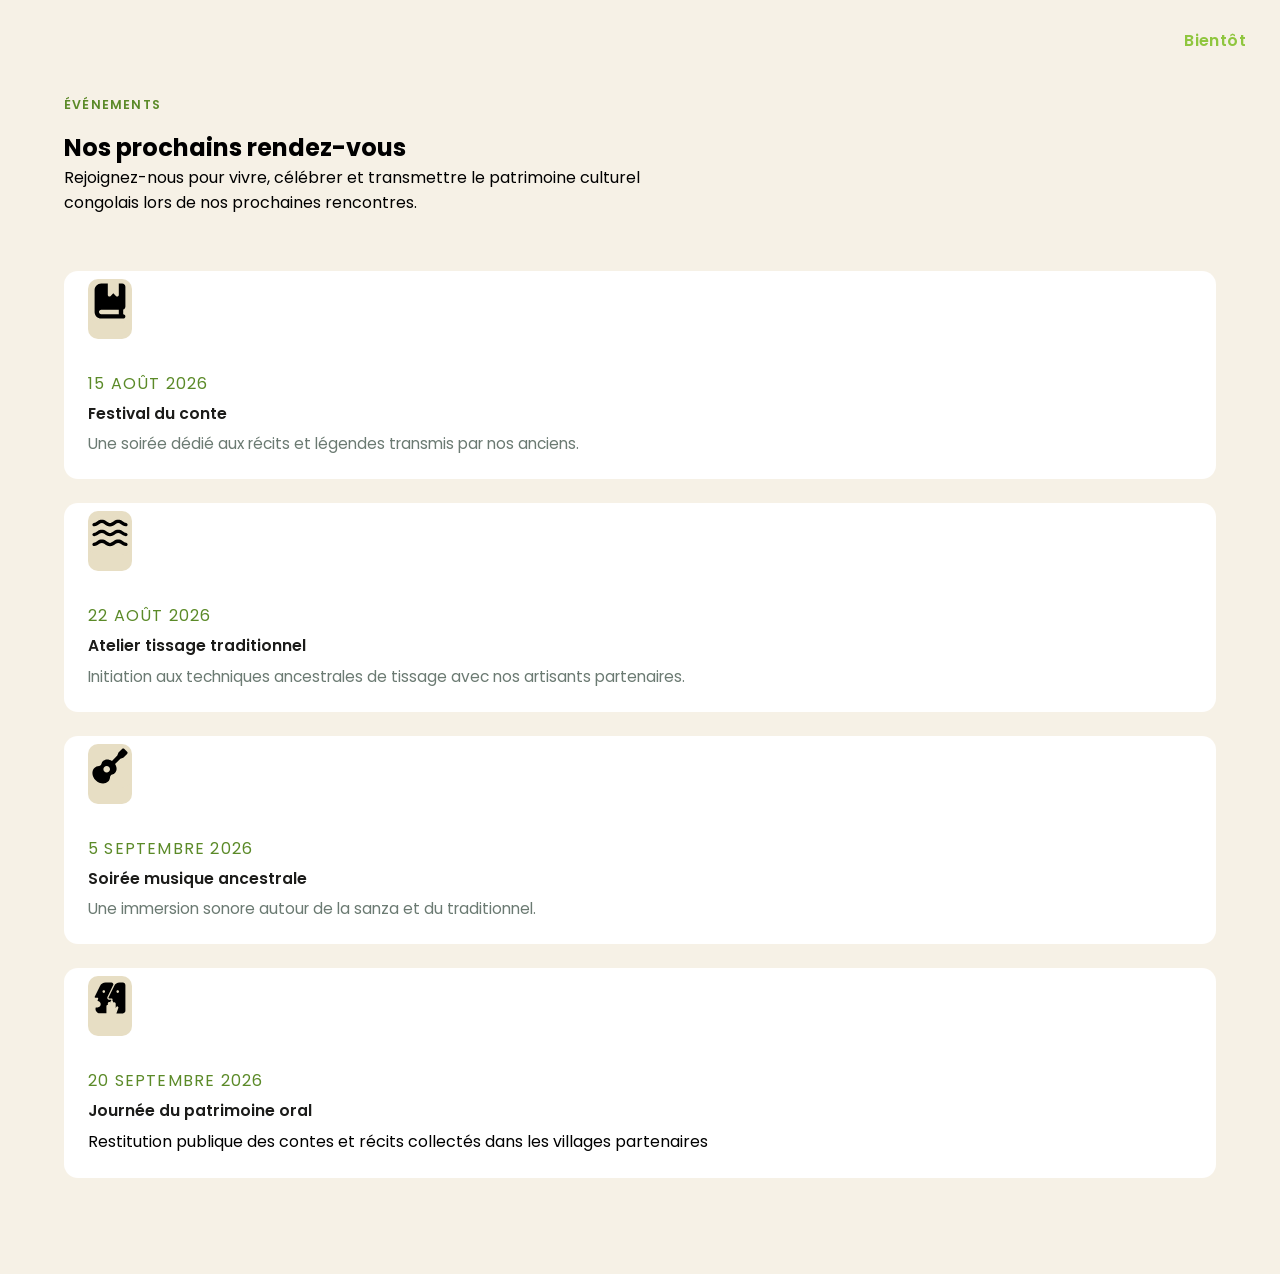
<file: evenement.html>
<!doctype html>
<html lang="fr">
  <head>
    <meta charset="UTF-8" />
    <meta name="viewport" content="width=device-width, initial-scale=1.0" />
    <title>Document</title>
    <link rel="preconnect" href="https://fonts.googleapis.com" />
    <link rel="preconnect" href="https://fonts.gstatic.com" crossorigin />
    <link
      href="https://fonts.googleapis.com/css2?family=Open+Sans:ital,wght@0,300..800;1,300..800&family=Poppins:ital,wght@0,100;0,200;0,300;0,400;0,500;0,600;0,700;0,800;0,900;1,100;1,200;1,300;1,400;1,500;1,600;1,700;1,800;1,900&display=swap"
      rel="stylesheet"
    />
    <link rel="stylesheet" href="assets/style.css" />
  </head>
  <body>
    <section id="evenements" class="event-section">
      <div class="event-section-parent">
        <header class="event-section-intro">
          <p class="ultra">ÉVÉNEMENTS</p>
          <h2>Nos prochains rendez-vous</h2>
          <p class="soustitre">
            Rejoignez-nous pour vivre, célébrer et transmettre le patrimoine
            culturel congolais lors de nos prochaines rencontres.
          </p>
        </header>

        <div class="event-grid">
          <span class="event-carte-badge">Bientôt</span>
          <article class="event-carte">
            <div class="event-carte-img">
              <svg
                xmlns="http://www.w3.org/2000/svg"
                class="event-carte-img"
                viewBox="0 0 640 640"
              >
                <!--!Font Awesome Free v7.3.0 by @fontawesome - https://fontawesome.com License - https://fontawesome.com/license/free Copyright 2026 Fonticons, Inc.-->
                <path
                  d="M192 576L512 576C529.7 576 544 561.7 544 544C544 526.3 529.7 512 512 512L512 445.3C530.6 438.7 544 420.9 544 400L544 112C544 85.5 522.5 64 496 64L448 64L448 233.4C448 245.9 437.9 256 425.4 256C419.4 256 413.6 253.6 409.4 249.4L368 208L326.6 249.4C322.4 253.6 316.6 256 310.6 256C298.1 256 288 245.9 288 233.4L288 64L192 64C139 64 96 107 96 160L96 480C96 533 139 576 192 576zM160 480C160 462.3 174.3 448 192 448L448 448L448 512L192 512C174.3 512 160 497.7 160 480z"
                />
              </svg>
            </div>
            <p class="event-carte-date">15 août 2026</p>
            <h3 class="event-carte-titre">Festival du conte</h3>
            <p class="event-carte-texte">
              Une soirée dédié aux récits et légendes transmis par nos anciens.
            </p>
          </article>

          <article class="event-carte">
            <div class="event-carte-img">
              <svg
                xmlns="http://www.w3.org/2000/svg"
                class="event-carte-img"
                viewBox="0 0 640 640"
              >
                <!--!Font Awesome Free v7.3.0 by @fontawesome - https://fontawesome.com License - https://fontawesome.com/license/free Copyright 2026 Fonticons, Inc.-->
                <path
                  d="M474.6 188.1C495.3 203.7 520.6 218.8 548.8 222.6C561.9 224.4 574 215.1 575.8 202C577.6 188.9 568.3 176.8 555.2 175C539.3 172.9 522 163.7 503.5 149.8C465.1 120.8 413 120.8 374.5 149.8C350.5 167.9 333.8 176.1 320 176.1C306.2 176.1 289.5 167.9 265.5 149.8C227.1 120.8 175 120.8 136.5 149.8C118 163.7 100.7 172.9 84.8 175C71.7 176.8 62.4 188.8 64.2 202C66 215.2 78 224.4 91.2 222.6C119.4 218.8 144.8 203.7 165.4 188.1C186.7 172 215.3 172 236.6 188.1C260.8 206.4 288.9 224 320 224C351.1 224 379.1 206.3 403.4 188.1C424.7 172 453.3 172 474.6 188.1zM474.6 332.1C495.3 347.7 520.6 362.8 548.8 366.6C561.9 368.4 574 359.1 575.8 346C577.6 332.9 568.3 320.8 555.2 319C539.3 316.9 522 307.7 503.5 293.8C465.1 264.8 413 264.8 374.5 293.8C350.5 311.9 333.8 320.1 320 320.1C306.2 320.1 289.5 311.9 265.5 293.8C227.1 264.8 175 264.8 136.5 293.8C118 307.7 100.7 316.9 84.8 319C71.7 320.7 62.4 332.8 64.2 346C66 359.2 78 368.4 91.2 366.6C119.4 362.8 144.8 347.7 165.4 332.1C186.7 316 215.3 316 236.6 332.1C260.8 350.4 288.9 368 320 368C351.1 368 379.1 350.3 403.4 332.1C424.7 316 453.3 316 474.6 332.1zM403.4 476.1C424.7 460 453.3 460 474.6 476.1C495.3 491.7 520.6 506.8 548.8 510.6C561.9 512.4 574 503.1 575.8 490C577.6 476.9 568.3 464.8 555.2 463C539.3 460.9 522 451.7 503.5 437.8C465.1 408.8 413 408.8 374.5 437.8C350.5 455.9 333.8 464.1 320 464.1C306.2 464.1 289.5 455.9 265.5 437.8C227.1 408.8 175 408.8 136.5 437.8C118 451.7 100.7 460.9 84.8 463C71.7 464.8 62.4 476.8 64.2 490C66 503.2 78 512.4 91.2 510.6C119.4 506.8 144.8 491.7 165.4 476.1C186.7 460 215.3 460 236.6 476.1C260.8 494.4 288.9 512 320 512C351.1 512 379.1 494.3 403.4 476.1z"
                />
              </svg>
            </div>
            <p class="event-carte-date">22 août 2026</p>
            <h3 class="event-carte-titre">Atelier tissage traditionnel</h3>
            <p class="event-carte-texte">
              Initiation aux techniques ancestrales de tissage avec nos
              artisants partenaires.
            </p>
          </article>

          <article class="event-carte">
            <div class="event-carte-img">
              <svg
                xmlns="http://www.w3.org/2000/svg"
                class="event-carte-img"
                viewBox="0 0 640 640"
              >
                <!--!Font Awesome Free v7.3.0 by @fontawesome - https://fontawesome.com License - https://fontawesome.com/license/free Copyright 2026 Fonticons, Inc.-->
                <path
                  d="M529 71C519.6 61.6 504.4 61.6 495.1 71L447 119C444.6 121.4 442.7 124.3 441.5 127.5L426.1 168.5L348.6 246.1C303.5 216.7 249.3 215.9 217.6 247.7C206.6 258.7 199.6 272.3 196.2 287.3C192.5 303.9 177.1 318 160.1 318.9C134.5 320.2 110.8 329.6 92.8 347.5C48 392.3 56.4 473.3 111.5 528.4C166.6 583.5 247.6 592 292.4 547.2C310.3 529.3 319.8 505.5 321 479.9C321.9 462.9 336 447.6 352.6 443.8C367.6 440.4 381.2 433.3 392.2 422.4C424 390.6 423.2 336.5 393.8 291.4L471.4 213.8L512.4 198.4C515.6 197.2 518.5 195.3 520.9 192.9L568.9 144.9C578.3 135.5 578.3 120.3 568.9 111L529 71zM272 320C298.5 320 320 341.5 320 368C320 394.5 298.5 416 272 416C245.5 416 224 394.5 224 368C224 341.5 245.5 320 272 320z"
                />
              </svg>
            </div>
            <p class="event-carte-date">5 septembre 2026</p>
            <h3 class="event-carte-titre">Soirée musique ancestrale</h3>
            <p class="event-carte-texte">
              Une immersion sonore autour de la sanza et du
              <tam-tam>traditionnel.</tam-tam>
            </p>
          </article>

          <article class="event-carte">
            <div class="event-carte-img">
              <svg
                xmlns="http://www.w3.org/2000/svg"
                class="event-carte-img"
                viewBox="0 0 640 640"
              >
                <!--!Font Awesome Free v7.3.0 by @fontawesome - https://fontawesome.com License - https://fontawesome.com/license/free Copyright 2026 Fonticons, Inc.-->
                <path
                  d="M507.2 96.2C527.4 96.2 544 112.8 544 133.1L544 506.9C544 527.1 527.4 543.8 507.2 543.8L412.8 543.8L440.8 464.4C443.9 455.6 439.2 445.7 430.4 442.6C428.8 442.1 427.8 441.6 426.2 441.6C424.6 441.6 422.6 441.6 421 442.1C415.8 443.1 411.1 447.3 409.1 453L402.9 469.6L402.9 402.1C402.9 391.2 395.1 382.4 384.7 380.3L377.5 380.3C377 380.3 376.5 380.3 375.9 380.8C375.4 380.8 374.9 381.3 374.3 381.3C371.7 382.3 369.1 383.9 367.1 385.4L367.1 381.3C367.1 375.6 364.5 370.9 361.4 367.3L360.4 366.3C359.4 365.3 357.8 364.2 356.2 363.7L356.2 337.2C356.2 332 352.1 327.9 346.9 327.9L307 327.9C300.3 327.9 295.6 320.6 298.7 314.4L379.1 148.1C393.6 117 424.7 96.7 459.5 96.2L507.2 96.2zM341.2 96.2C358.8 96.2 371.3 112.3 369.2 128.4C366.6 132 364.5 136.2 363 139.3L282.6 305.5C273.8 324.2 286.8 345.5 307 345.5L337.6 345.5L337.6 361.6C329.8 364.7 324.6 372.5 324.6 381.3L324.6 384.9C321 381.3 315.8 379.2 310.1 379.2C298.2 379.2 288.3 389.1 288.3 401L288.3 420.2L285.2 420.2C275.9 420.2 268.1 428 268.1 437.3L268.1 543.2L172.7 543.2C130.7 543.2 100.1 502.7 111.5 461.7C112.5 458.6 115.7 456.5 118.8 457L140 457C164.4 457 184.6 436.8 184.6 411.8L184.6 407.6C184.6 382.7 164.9 362.4 140 362.4C139.5 362.4 139 361.9 139 361.4L147.8 328.7C149.9 322.5 145.2 316.8 139 316.8L105.8 316.8C99.1 316.8 94.4 309.5 97.5 303.3L172.7 148.7C188.8 116.5 220.9 96.3 256.7 96.3L341.2 96.3zM229.7 208.4C219.3 208.4 211 216.7 211 227.1C211 237 219.3 245.8 229.7 245.8C240.1 245.8 248.4 237.5 248.4 227.1C248.4 216.7 240.1 208.4 229.7 208.4zM432.5 208.4C422.2 208.3 413.9 216.6 413.8 226.9C413.7 237.2 422 245.5 432.3 245.6C442.6 245.7 450.9 237.4 451 227.1C451.1 216.8 442.8 208.5 432.5 208.4z"
                />
              </svg>
            </div>
            <p class="event-carte-date">20 septembre 2026</p>
            <h3 class="event-carte-titre">Journée du patrimoine oral</h3>
            <p>
              Restitution publique des contes et récits collectés dans les
              villages partenaires
            </p>
          </article>
        </div>
      </div>
    </section>
  </body>
</html>
</file>
<file: assets/style.css>
:root {
--rm-color-bg-light: #F6F1E6;
--rm-color-bg-dark: #14342b ;
--rm-color-accent: #8FC63E;
--rm-color-accent-dark: #5b8a28;
--rm-color-beige: #E7dEC4;
--rm-color-carte-dark-alt: #1d473c;
--rm-color-text-dark:  #1C1C1A;
--rm-color-text-muted: #6b7a72;
--rm-color-white: #FFFFFF;

--rm-font-display: 'Poppins', sans-serif;

--rm-fs-ultra: 12.5px;
--rm-fs-h2: 32px;
--rm-fs-soustitre: 15.5px;
--rm-fs-carte-titre: 15.5px;
--rm-fs-carte-texte: 15.5px;
--rm-fs-badge: 12.5px;


--rm-radius-carte: 14px;
--rm-radius-img: 10px;
--rm-carte-w: 300px;
--rm-carte-h: 220px;
--rm-carte-gap: 24px;
--rm-img-size: 44px;

--rm-section-side-padding: 64px;
--rm-content-max-width: 1312px;
}


*{
    margin: 0;
    padding: 0;
    font-family: "Poppins", sans-serif;
}

body {
  font-weight: 400;
  font-style: normal;
  background-color: #f6f1e4;
}

.event-section{
  background: var(--rm-color-bg-light);
  padding: 96px var(--rm-section-side-padding);
}
.event-section-parent {
  max-width: var(--rm-content-max-width);
  margin: 0 auto;
}

.event-section-intro {
  margin-bottom: 56px;
  max-width: 640px;
}


.ultra {
  font-family:  var(--rm-font-body);
  font-size: var(--rm-fs-ultra);
  font-weight: 600;
  letter-spacing: 1.2px;
  text-transform: uppercase;
  color: var(--rm-color-accent-dark);
  margin: 0 0 16px 0;
}

.event-section-titre {
  font-family: var(--rm-font-display);
  font-size: var(--rm-fs-h2);
  font-weight: 700;
  letter-spacing: -0,3px;
  color: var(--rm-color-bg-dark);
  margin: 0 0  16px 0;
}

.event-section-soustitre {
  font-family: var(--rm-font-body);
  font-size: var(--rm-fs-soustitre);
  line-height: 1.5;
  color: var(--rm-color-text-muted);
  margin: 0;
}

.event-grid {
  display: grid;
  grid-template-columns: repeat(4, 1fr);
  gap: var(--rm-carte-gap);
}

.event-carte {
  position: relative;
  display: flex;
  flex-direction: column;
  width: 100%;
  min-height:  var(--rm-carte-h);
  background: var(--rm-color-white);
  border:  1px solid var(--rm-color-border);
  border-radius:var(--rm-radius-carte) ;
  padding: 24px;
  box-sizing: border-box;
}

.event-carte-img {
  width: var(--rm-img-size);
  height: var(--rm-img-size);
  border-radius:  var(--rm-radius-img);
  background:  var(--rm-color-beige);
  display: flex;
  align-items: center;
  justify-content: center;
  margin-bottom: 32px;
}

.event-carte-img img {
  width: 22px;
  height: 22px;
  stroke: var(--rm-color-bg-dark);
  fill: none;
  stroke-width: 1.6;
  stroke-linecap: round;
  object-fit: contain;
}

.event-carte-badge {
  position: absolute;
  top: 24px;
  right: 24px;
  font-family: var(--rm-font-body);
  font-weight: 600;
  letter-spacing: 0.4px;
  color: var(--rm-color-accent);
  padding: 4px 10px;
  border-radius: 999px;
}


.event-carte-date {
  font-family: var(--rm-font-body);
  font-size: var(--rm-fs-);
  font-weight: 600px;
  color: #5b8a28;
  letter-spacing: 1.2px;
  text-transform: uppercase;
  color: var(--rm-color-accent-dark);
  margin: 0 0 8px 0;
}

.event-carte-titre {
  font-family: var(--rm-font-display);
  font-size: var(--rm-fs-carte-titre);
  font-weight: 600;
  color: var(--rm-color-text-dark);
  margin: 0 0 8px 0;
  line-height: 1.3;
}

.event-carte-texte {
  font-family: var(--rm-font-body);
  font-size: var(--rm-fs-carte-texte);
  line-height: 1.5;
  color: var(--rm-color-text-muted);
  margin: 0;
  margin-top: auto;
}



/* tablette 768px: 2 colonnes */
@media (max-width: 1024px) {
  .event-grid {
  grid-template-columns: repeat(2, 1fr);}
}


/* mobile 375px: 1 colonne padding reduit */

@media (max-width: 480px) {
  .event-section{
    padding: 64px 24px;
  }
}

.event-grid {  
grid-template-columns: 1fr;
}


.event-carte {
  min-height: auto;
}

.event-section-titre {
  font-size: 26px;
}
</file>
